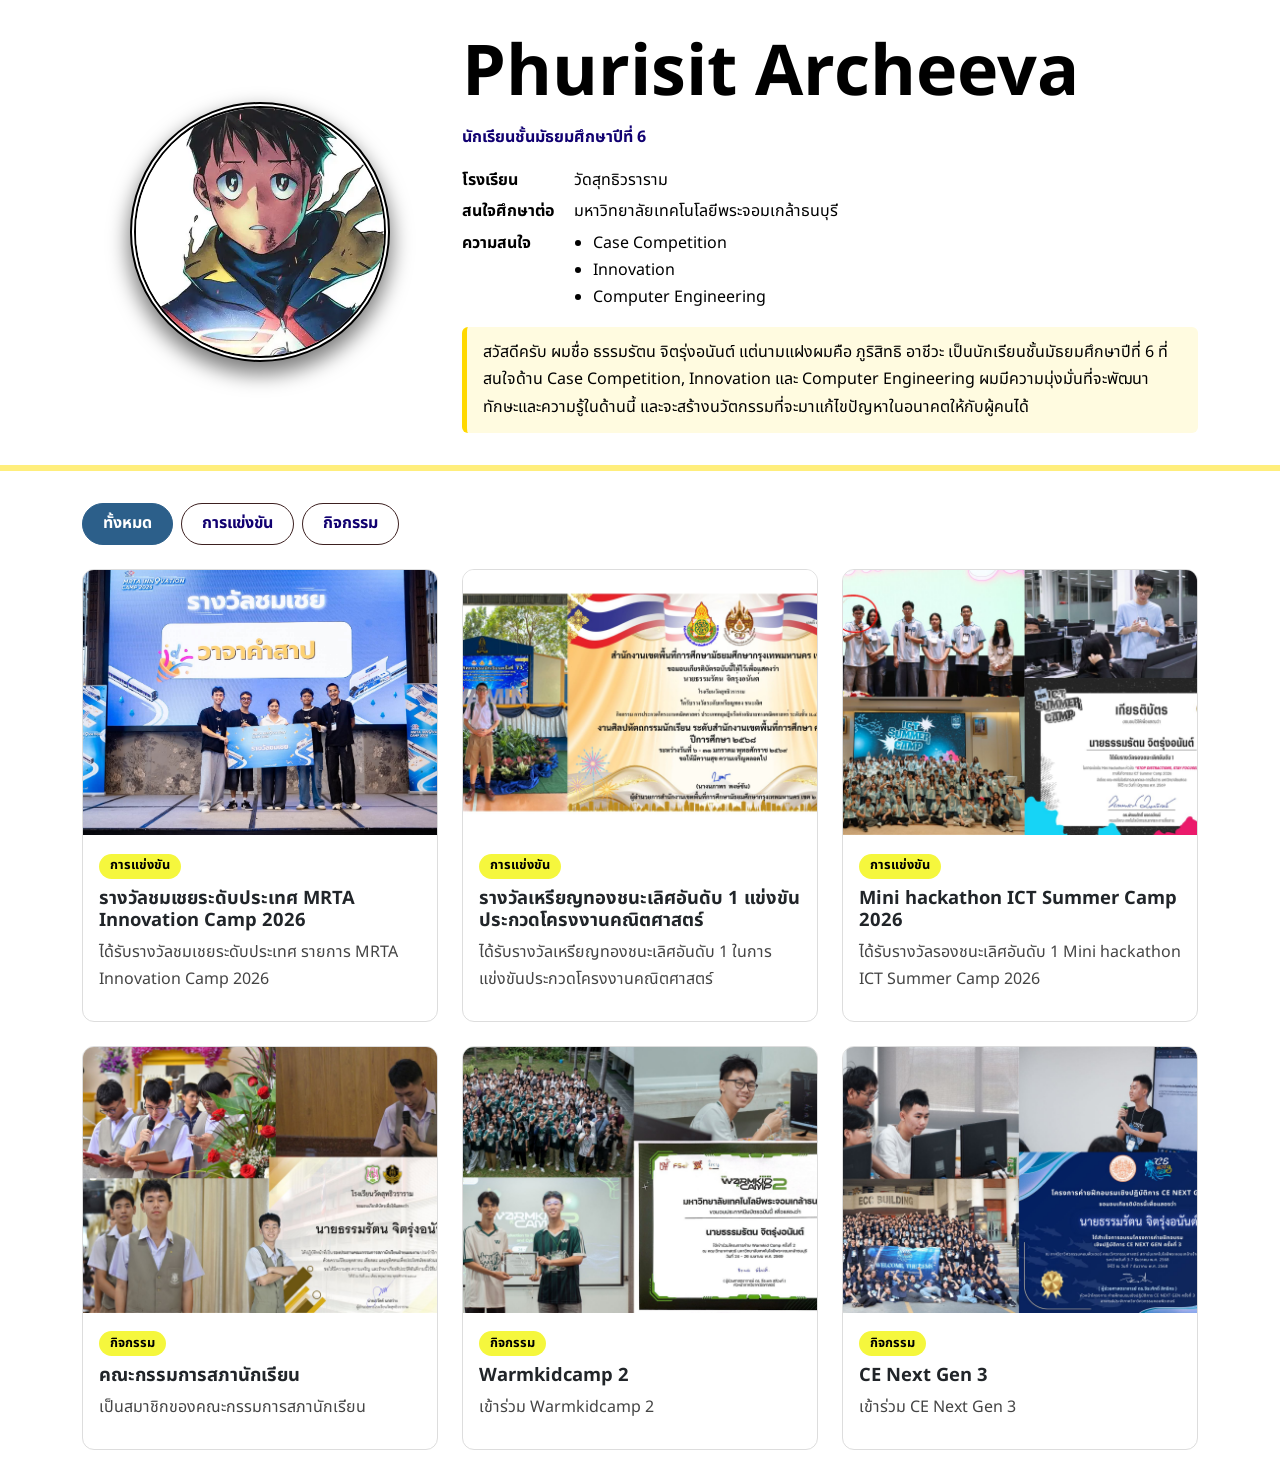
<file: index.html>
<!-- <!DOCTYPE html>
<html lang="en">
    <head>
        <meta charset="UTF-8">
        <meta name="viewport" content="width=device-width, initial-scale=1.0">
        <title>C0DEfoli0 | Phuris1t</title>
        <link rel="preconnect" href="https://fonts.googleapis.com">
        <link rel="preconnect" href="https://fonts.gstatic.com" crossorigin>
        <link href="https://fonts.googleapis.com/css2?family=Noto+Sans+Thai:wght@100..900&display=swap" rel="stylesheet">
        <link href="https://cdn.jsdelivr.net/npm/bootstrap@6.0.0-alpha.1/dist/css/bootstrap.min.css" rel="stylesheet" integrity="sha384-B/GM4XqrwHnWXNOWMbloTmrYXZg10cakYGmpfsR/bbzQ6JAJI4ihuyADKLnBgrCe" crossorigin="anonymous">
        <link rel="stylesheet" href="style.css">
    </head>
    <body>
        <header class = "profile">
            <div class="container mmm"> 
                <div class="row align-items-center g-4">
                    <div class="col-md-4 text-center">
                        <img src="Koichi.webp" alt="รูปโปรไฟล์" class="profile-photo">    
                    </div>
                    <div class = col-md-8>
                       <h1 class = "profile-name">Phurisit Archeeva</h1>
                            <p class="profile-sub">นักเรียนชั้นมัธยมศึกษาปีที่ 6</p>
                            <dl class="profile-info">
                                <dt>โรงเรียน</dt><dd>เซนต์ราชโอรสธนบุรี ในพระบรมราชูปถัมภ์</dd>
                                <dt>สนใจศึกษาต่อ</dt><dd>มหาวิทยาลัยเทคโนโลยีพระจอมเกล้าธนบุรี</dd>
                                <dt>ความสนใจ</dt>
                            <dd>
                                <li>Case Competition</li>
                                <li>Innovation</li>
                                <li>Computer</li>
                            </dd>
                            <p>Lorem ipsum dolor sit amet.</p>
                            </dl>
                        <div class="p profile-about">
                        </div>
                    </div>
                </div>
            </div>
        </header>
        <main>
            <section class = "container works" id="works">
                <input type="radio" name="cat" id="cat-all" class="visually-hidden" checked>
                <input type="radio" name="cat" id="cat-media" class="visually-hidden">
                <input type="radio" name="cat" id="cat-coding" class="visually-hidden">
                <div class ="filter-bar" role="group" aia-label="เลือกหมวดผลงาน">
                    <label for ="cat-all">ทั้งหมด</label>
                    <label for = "cat-media">Media</label>
                    <label for = "cat-coding">Coding</label>
                </div>
                <div class= "work-list">
                    <article class = "work" data-catagory="Media"></article>
                    <div class="row g-4 align-item-center">
                        <div class="col-lg-7">
                            <img src="วาจาคำสาปปป.jpg" alt="work-media" class="MRTA">
                        </div>

                        <div class="col-lg-5">
                        <span class = "Work-tag">Coding</span>
                        <h3 class="work-title">รางวังชมเชยระดับประเทศ MRTA Innovation Camp 2026</h3>
                        <p class= "work-desc">Lorem ipsum dolor sit amet consectetur.</p>
                        <a href="วาจาคำสาปปป.jpg" class="btn-detail">See Here</a>
                        <div class="col-lg-7">
                        </div>
                    </div>
                </div>
            </section>
        </main>
    </body>
</html> -->
<!DOCTYPE html>
<html lang="th">
    <head>
        <meta charset="UTF-8">
        <meta name="viewport" content="width=device-width, initial-scale=1.0">
        <title>C0DEfoli0 | Phuris1t</title>
        <link rel="preconnect" href="https://fonts.googleapis.com">
        <link rel="preconnect" href="https://fonts.gstatic.com" crossorigin>
        <link href="https://fonts.googleapis.com/css2?family=Noto+Sans+Thai:wght@100..900&display=swap" rel="stylesheet">
        <link href="https://cdn.jsdelivr.net/npm/bootstrap@5.3.3/dist/css/bootstrap.min.css" rel="stylesheet">
        <link rel="stylesheet" href="style.css">
    </head>
    <body>
        <header class="profile">
            <div class="container">
                <div class="row align-items-center g-4">

                    <div class="col-md-4 text-center">
                        <img src="Koichi.webp" alt="รูปโปรไฟล์" class="profile-photo">
                    </div>
                    <div class="col-md-8">
                        <h1 class="profile-name">Phurisit Archeeva</h1>
                        <p class="profile-sub">นักเรียนชั้นมัธยมศึกษาปีที่ 6</p>
                        <dl class="profile-info">
                            <dt>โรงเรียน</dt>
                            <dd>วัดสุทธิวราราม</dd>

                            <dt>สนใจศึกษาต่อ</dt>
                            <dd>มหาวิทยาลัยเทคโนโลยีพระจอมเกล้าธนบุรี</dd>

                            <dt>ความสนใจ</dt>
                            <dd>
                                <ul class="interest-list">
                                    <li>Case Competition</li>
                                    <li>Innovation</li>
                                    <li>Computer Engineering</li>
                                </ul>
                            </dd>
                        </dl>

                        <p class="profile-about">
                            สวัสดีครับ ผมชื่อ ธรรมรัตน จิตรุ่งอนันต์ แต่นามแฝงผมคือ ภูริสิทธิ อาชีวะ เป็นนักเรียนชั้นมัธยมศึกษาปีที่ 6 ที่สนใจด้าน Case Competition, Innovation และ Computer Engineering ผมมีความมุ่งมั่นที่จะพัฒนาทักษะและความรู้ในด้านนี้ และจะสร้างนวัตกรรมที่จะมาแก้ไขปัญหาในอนาคตให้กับผู้คนได้
                        </p>
                    </div>
                </div>
            </div>
        </header>

        <main>
            <section class="container works" id="works">

                <input type="radio" name="cat" id="cat-all" class="visually-hidden" checked>
                <input type="radio" name="cat" id="cat-competition" class="visually-hidden">
                <input type="radio" name="cat" id="cat-activity" class="visually-hidden">

                <div class="filter-bar" role="group" aria-label="เลือกหมวดผลงาน">
                    <label for="cat-all">ทั้งหมด</label>
                    <label for="cat-competition">การแข่งขัน</label>
                    <label for="cat-activity">กิจกรรม</label>
                </div>


                <div class="work-list">
                    <div class="row g-4">
                    <div class="col-md-6 col-lg-4 work" data-category="competition">
                        <article class="card work-card h-100">
                            <img src="วาจาคำสาปปป.jpg" alt="การแข่งขัน 1" class="work-img">
                            <div class="card-body">
                                <span class="work-tag">การแข่งขัน</span>
                                <h3 class="work-title">รางวัลชมเชยระดับประเทศ MRTA Innovation Camp 2026</h3>
                                <p class="work-desc">ได้รับรางวัลชมเชยระดับประเทศ รายการ MRTA Innovation Camp 2026</p>
                            </div>
                        </article>
                    </div>

                    <div class="col-md-6 col-lg-4 work" data-category="competition">
                        <article class="card work-card h-100">
                            <img src="ศิลปะ.jpg" alt="การแข่งขัน 2" class="work-img">
                            <div class="card-body">
                                <span class="work-tag">การแข่งขัน</span>
                                <h3 class="work-title">รางวัลเหรียญทองชนะเลิศอันดับ 1 แข่งขันประกวดโครงงานคณิตศาสตร์</h3>
                                <p class="work-desc">ได้รับรางวัลเหรียญทองชนะเลิศอันดับ 1 ในการแข่งขันประกวดโครงงานคณิตศาสตร์</p>
                            </div>
                        </article>
                    </div>

                    <div class="col-md-6 col-lg-4 work" data-category="competition">
                        <article class="card work-card h-100">
                            <img src="ICT.jpg" alt="การแข่งขัน 3" class="work-img">
                            <div class="card-body">
                                <span class="work-tag">การแข่งขัน</span>
                                <h3 class="work-title">Mini hackathon ICT Summer Camp 2026</h3>
                                <p class="work-desc">ได้รับรางวัลรองชนะเลิศอันดับ 1 Mini hackathon ICT Summer Camp 2026</p>
                            </div>
                        </article>
                    </div>

                    <div class="col-md-6 col-lg-4 work" data-category="activity">
                        <article class="card work-card h-100">
                            <img src="กน.jpg" alt="กิจกรรม 4" class="work-img">
                            <div class="card-body">
                                <span class="work-tag">กิจกรรม</span>
                                <h3 class="work-title">คณะกรรมการสภานักเรียน</h3>
                                <p class="work-desc">เป็นสมาชิกของคณะกรรมการสภานักเรียน</p>
                            </div>
                        </article>
                    </div>

                    <div class="col-md-6 col-lg-4 work" data-category="activity">
                        <article class="card work-card h-100">
                            <img src="Warmkid.jpg" alt="กิจกรรม 5" class="work-img">
                            <div class="card-body">
                                <span class="work-tag">กิจกรรม</span>
                                <h3 class="work-title">Warmkidcamp 2</h3>
                                <p class="work-desc">เข้าร่วม Warmkidcamp 2</p>
                            </div>
                        </article>
                    </div>

                    <div class="col-md-6 col-lg-4 work" data-category="activity">
                        <article class="card work-card h-100">
                            <img src="CE Next Gen.jpg" alt="กิจกรรม 6" class="work-img">
                            <div class="card-body">
                                <span class="work-tag">กิจกรรม</span>
                                <h3 class="work-title">CE Next Gen 3</h3>
                                <p class="work-desc">เข้าร่วม CE Next Gen 3</p>
                            </div>
                        </article>
                    </div>
                    </div>
                </div>
            </section>
        </main>
    </body>
</html>
</file>
<file: style.css>
:root {
    --blue: #2c5f8a;
    --navy: #110071;
    --text: #000000;
    --paper: #f5f73d;
}
 
body {
    font-family: "Noto Sans Thai", sans-serif;
    color: var(--text);
    background: #fff;
    line-height: 1.7;
}
 
.profile {
    background: #fff;
    border-bottom: 6px solid #ffee7c;
    padding: 2rem 0;
}
.profile-photo {
    width: 100%;
    max-width: 260px;
    aspect-ratio: 1 / 1;
    object-fit: cover;
    border-radius: 50%;
    border: 6px double #000;
    box-shadow: 0 10px 20px 2px rgba(0, 0, 0, .5);
    background: #fff;
}
.profile-name {
    font-size: clamp(2rem, 6vw, 70px);
    font-weight: bold;
    line-height: 1.2;
}
.profile-sub {
    color: var(--navy);
    font-weight: bold;
    margin-bottom: 1rem;
}
.profile-info {
    display: grid;
    grid-template-columns: max-content 1fr;
    gap: .25rem 1.25rem;
    margin-bottom: 1rem;
}
.profile-info dt { font-weight: bold; }
.profile-info dd { margin: 0; }
.interest-list {
    margin: 0;
    padding-left: 1.2rem;
}
.profile-about {
    background: #fffbe0;
    border-left: 5px solid #ffd800;
    border-radius: 6px;
    padding: .75rem 1rem;
    margin: 0;
}
 
.works { padding: 2rem 12px; }
 
.filter-bar {
    display: flex;
    flex-wrap: wrap;
    gap: .5rem;
    margin-bottom: 1.5rem;
}
.filter-bar label {
    padding: .4rem 1.25rem;
    border: 1px solid rgb(60, 32, 32);
    border-radius: 999px;
    background-color: #fff;
    color: var(--navy);
    font-weight: bold;
    cursor: pointer;
    transition: background-color .15s, color .15s, border-color .15s;
}
.filter-bar label:hover { border-color: red; }
 
#cat-all:checked ~ .filter-bar label[for="cat-all"],
#cat-competition:checked ~ .filter-bar label[for="cat-competition"],
#cat-activity:checked ~ .filter-bar label[for="cat-activity"] {
    background-color: var(--blue);
    border-color: var(--blue);
    color: #fff;
}

#cat-all:focus-visible ~ .filter-bar label[for="cat-all"],
#cat-competition:focus-visible ~ .filter-bar label[for="cat-competition"],
#cat-activity:focus-visible ~ .filter-bar label[for="cat-activity"] {
    outline: 3px solid var(--blue);
    outline-offset: 2px;
}
 
#cat-competition:checked ~ .work-list .work:not([data-category="competition"]),
#cat-activity:checked ~ .work-list .work:not([data-category="activity"]) {
    display: none;
}
 
.work-card {
    border: 1px solid #ddd;
    border-radius: 12px;
    overflow: hidden;
    transition: transform .2s, box-shadow .2s;
}
.work-card:hover {
    transform: translateY(-4px);
    box-shadow: 0 10px 20px rgba(0, 0, 0, .15);
}
.work-img {
    width: 100%;
    aspect-ratio: 4 / 3;      
    object-fit: cover;
    background: #e9ecef;      
}
.work-tag {
    display: inline-block;
    background: var(--paper);
    color: #000;
    font-size: .8rem;
    font-weight: bold;
    padding: .1rem .7rem;
    border-radius: 999px;
}
.work-title {
    font-size: 1.15rem;
    font-weight: bold;
    margin: .5rem 0;
}
.work-desc { color: #444; margin-bottom: .75rem; }
.btn-detail {
    display: inline-block;
    padding: .3rem 1rem;
    background: var(--blue);
    color: #fff;
    border-radius: 6px;
    text-decoration: none;
}
.btn-detail:hover { background: var(--navy); color: #fff; }
</file>
